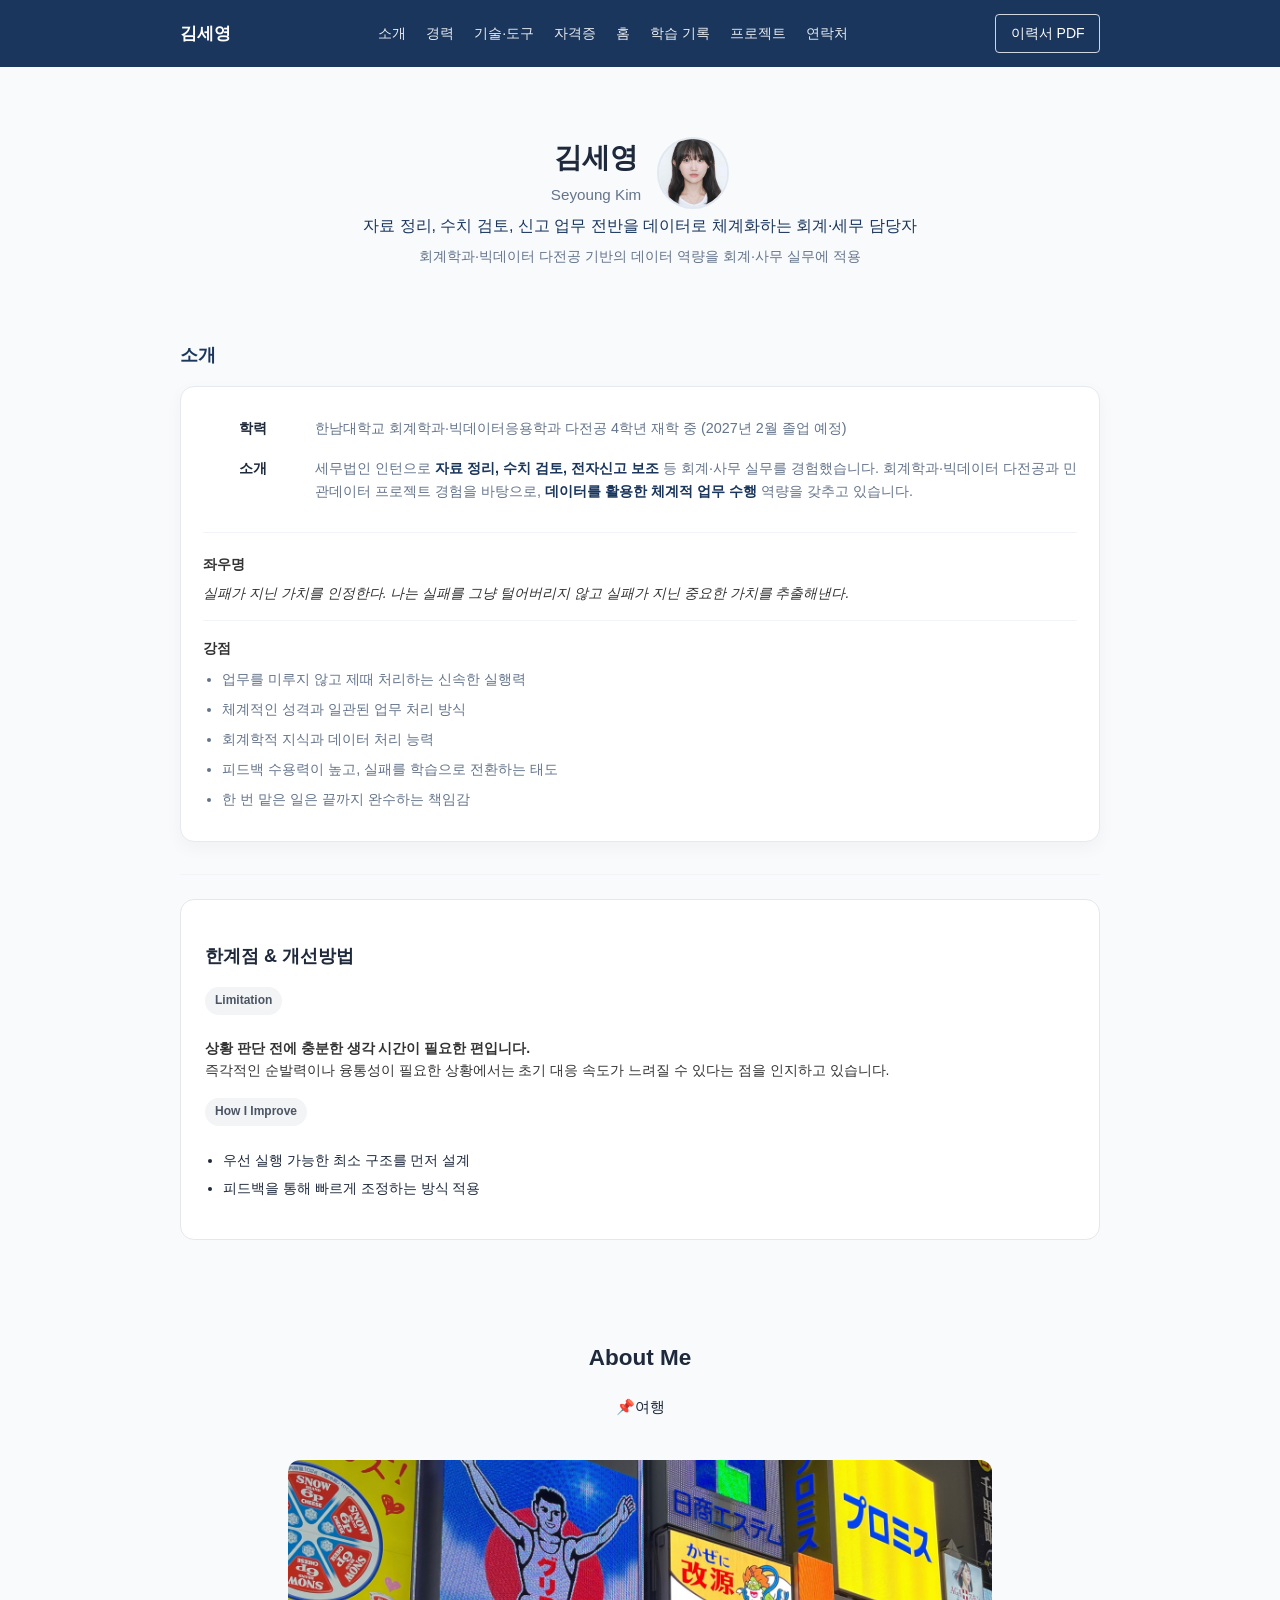
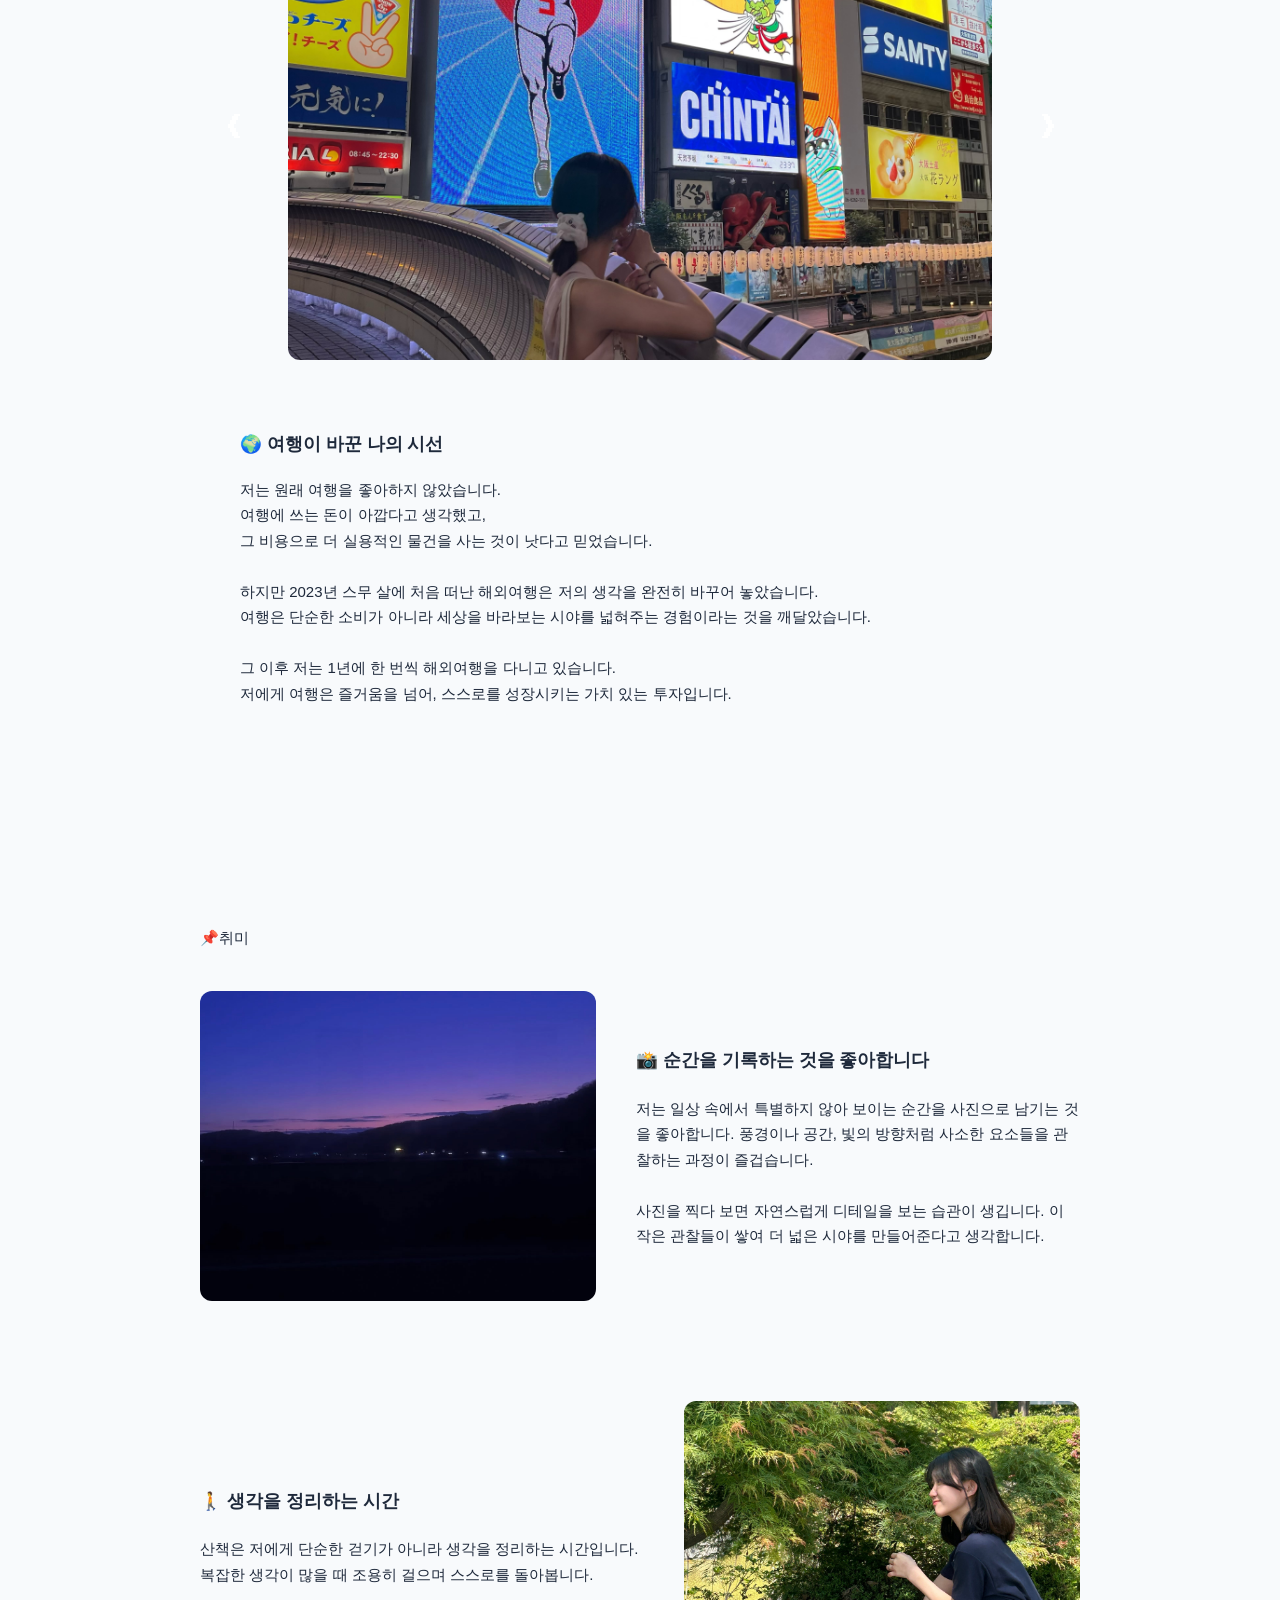
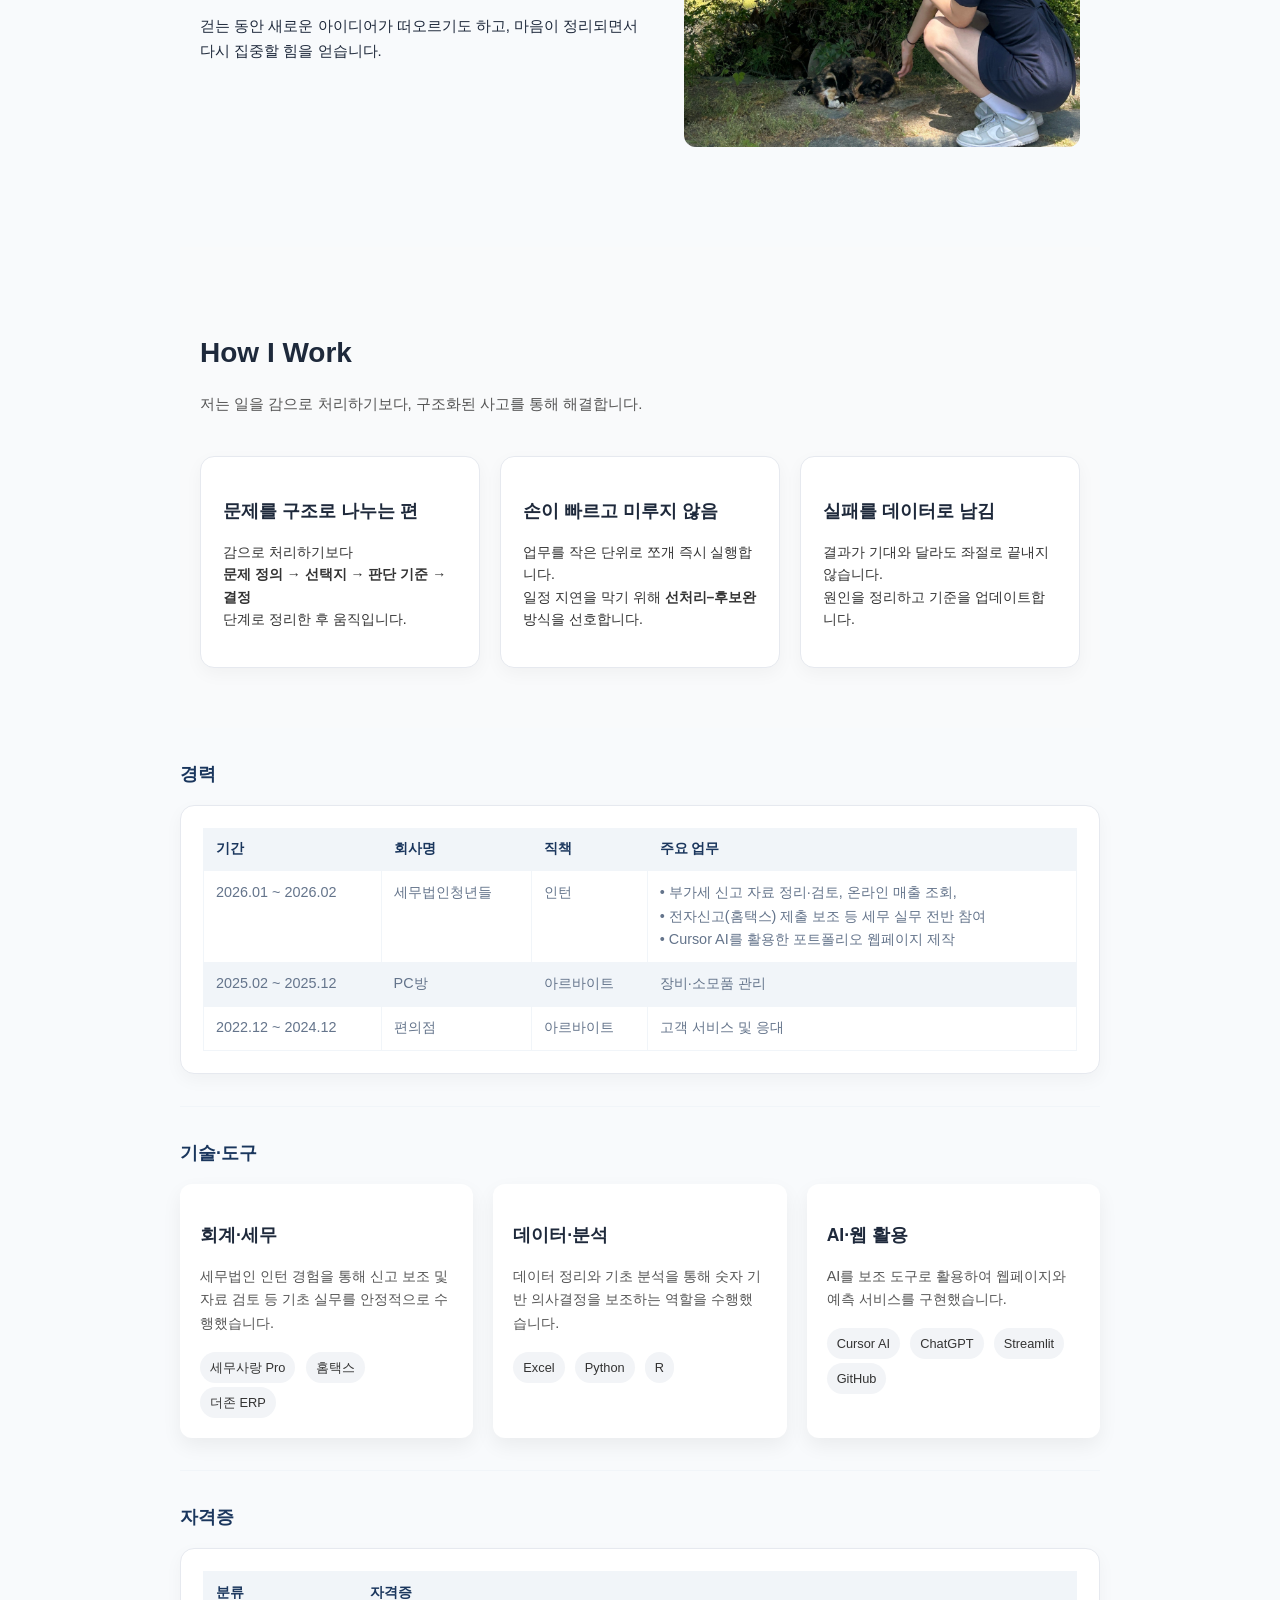
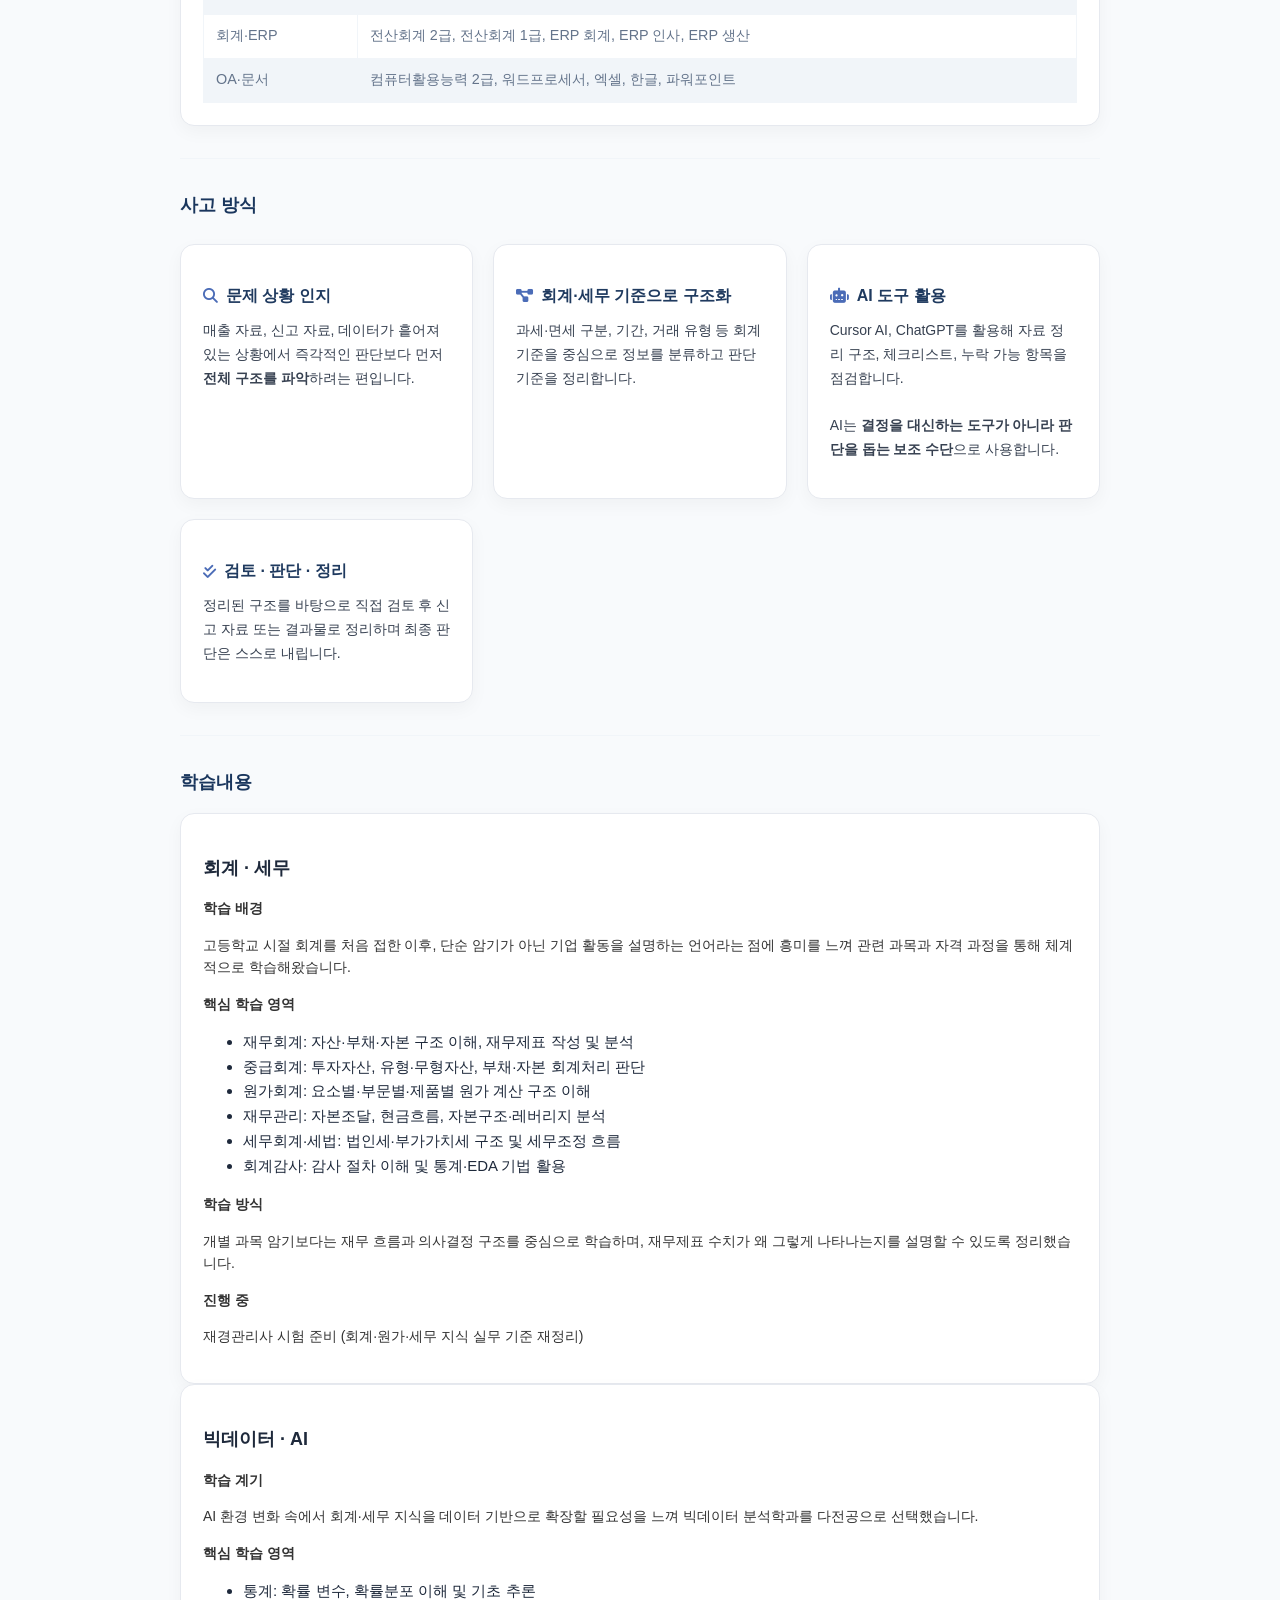
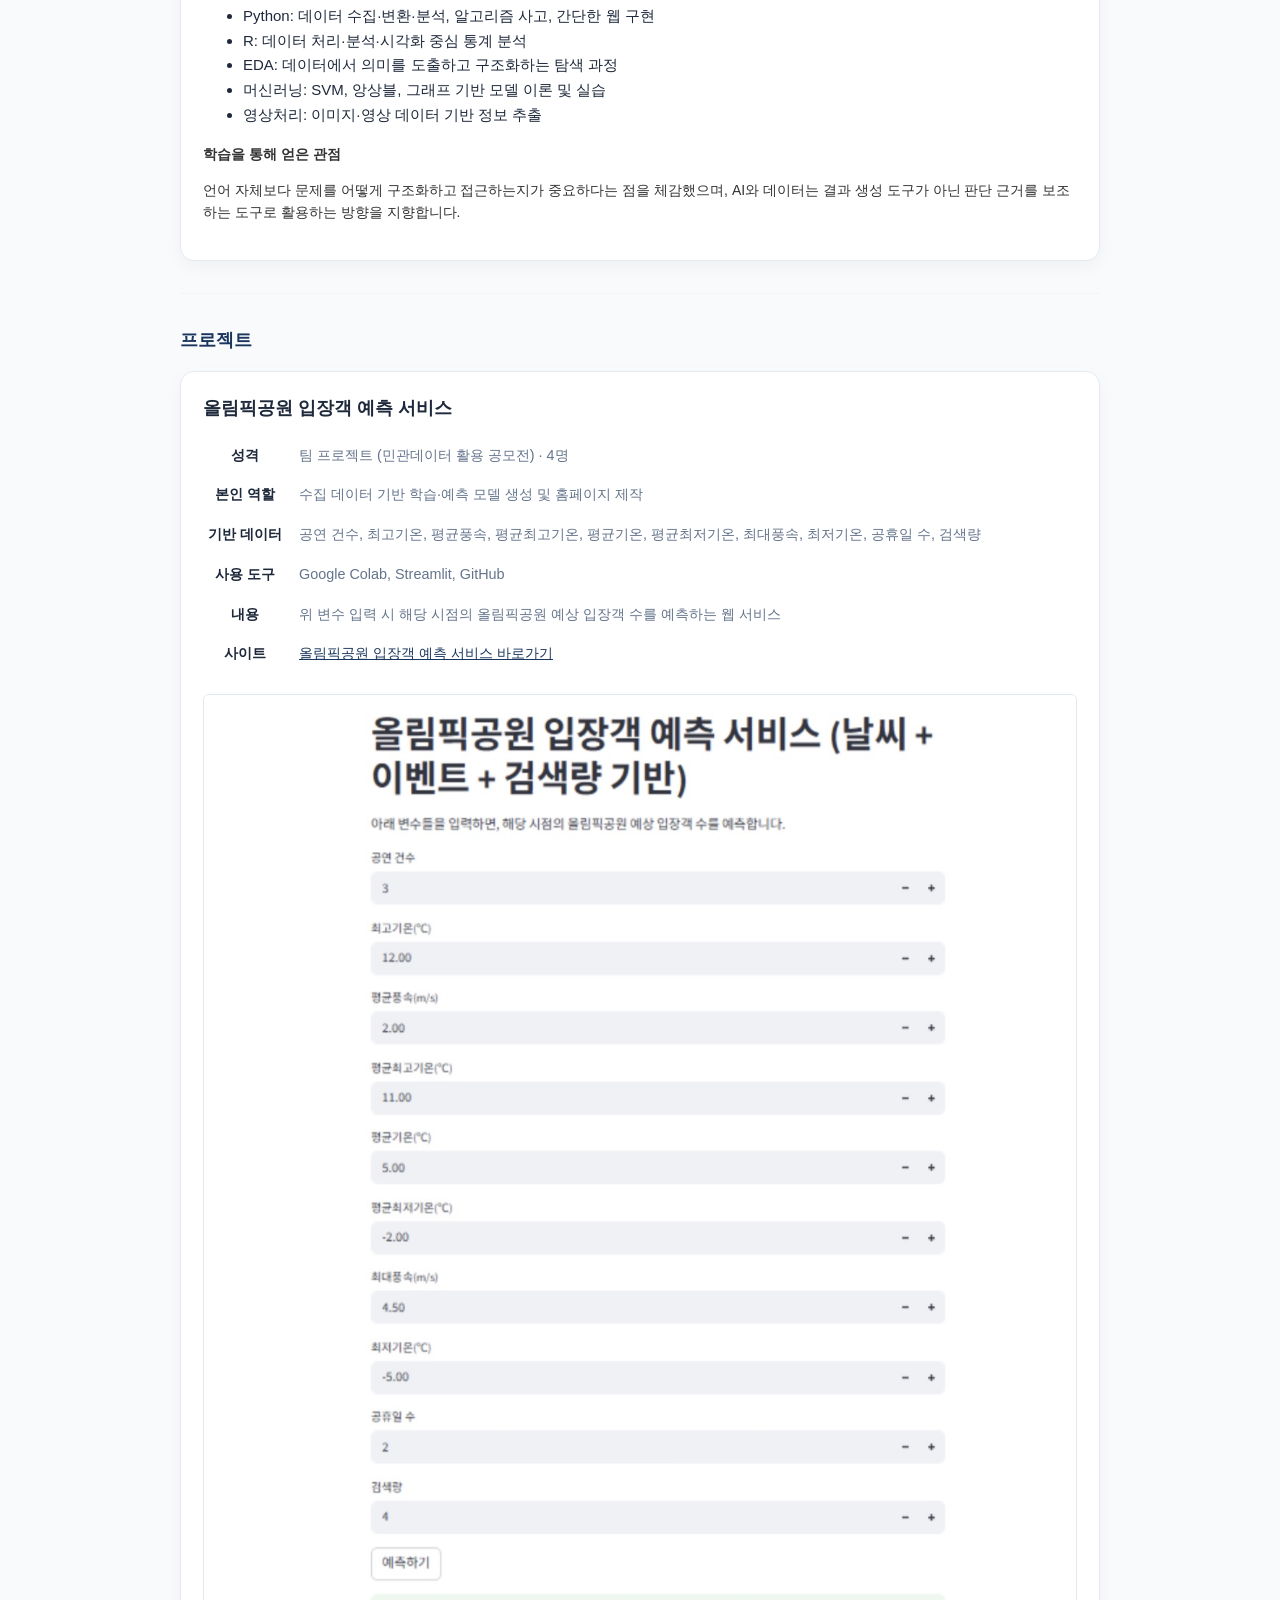
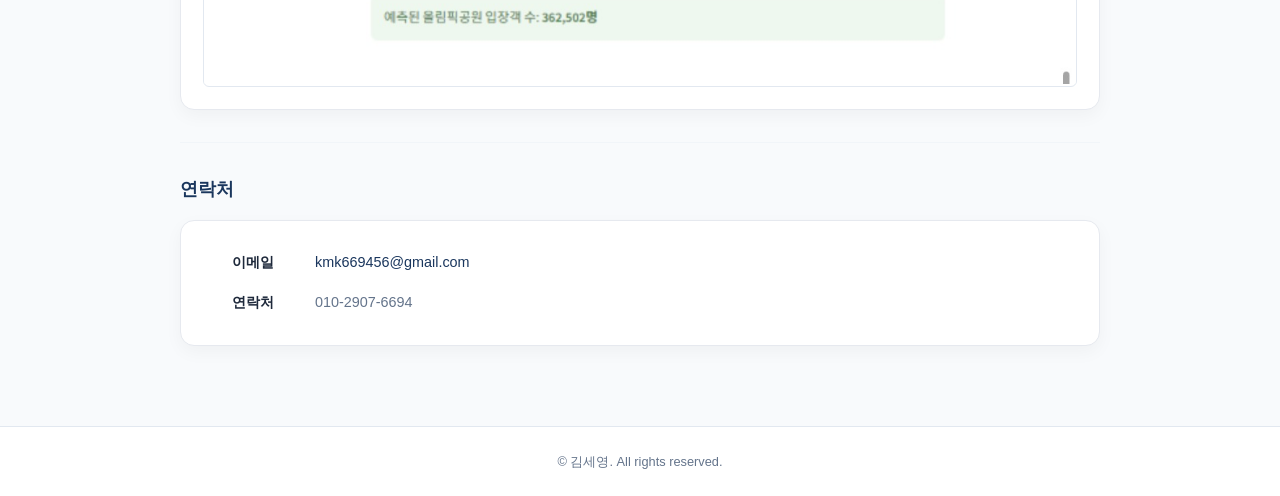
<file: index.html>
<!DOCTYPE html>
<html lang="ko">
<head>
  <meta charset="UTF-8">
  <meta name="viewport" content="width=device-width, initial-scale=1.0">
  <title>김세영 | 회계·세무 담당자</title>
  <link rel="stylesheet" href="css/style.css">
  <link rel="stylesheet" href="https://cdnjs.cloudflare.com/ajax/libs/font-awesome/6.5.1/css/all.min.css">
</head>
  
<body>
  <header class="header">
    <nav class="nav">
      <a href="#home" class="logo">김세영</a>
      <ul class="nav-list">
        <li><a href="#about">소개</a></li>
        <li><a href="#experience">경력</a></li>
        <li><a href="#skills">기술·도구</a></li>
        <li><a href="#certifications">자격증</a></li>
        <li><a href="index.html">홈</a></li>
        <li><a href="records.html">학습 기록</a></li>
        
        
        <li><a href="#project">프로젝트</a></li>
        <li><a href="#contact">연락처</a></li>
      </ul>
      <a href="이력서.pdf" class="btn-resume" download>이력서 PDF</a>
    </nav>
  </header>

  <main>
    <section id="home" class="hero">
      <div class="hero-heading-wrap">
        <div class="hero-text">
          <h1>김세영 <span class="sub">Seyoung Kim</span></h1>
        </div>
        <img src="assets/profile.png.jpg" alt="김세영" class="hero-photo">
      </div>
      <p class="tagline">자료 정리, 수치 검토, 신고 업무 전반을 데이터로 체계화하는 회계·세무 담당자</p>
      <p class="hero-sub">회계학과·빅데이터 다전공 기반의 데이터 역량을 회계·사무 실무에 적용</p>
    </section>

    
      </div>
    </section>
    
    <section id="about" class="section">
      <h2>소개</h2>
      <div class="card card-about">
        <table class="info-table">
          <tbody>
            <tr>
              <th>학력</th>
              <td>한남대학교 회계학과·빅데이터응용학과 다전공 4학년 재학 중 (2027년 2월 졸업 예정)</td>
            </tr>
            <tr>
              <th>소개</th>
              <td>세무법인 인턴으로 <span class="key-phrase">자료 정리, 수치 검토, 전자신고 보조</span> 등 회계·사무 실무를 경험했습니다. 회계학과·빅데이터 다전공과 민관데이터 프로젝트 경험을 바탕으로, <span class="key-phrase">데이터를 활용한 체계적 업무 수행</span> 역량을 갖추고 있습니다.</td>
            </tr>
          </tbody>
        </table>
        <div class="motto-block">
          <p class="motto-title">좌우명</p>
          <p class="motto">실패가 지닌 가치를 인정한다. 나는 실패를 그냥 털어버리지 않고 실패가 지닌 중요한 가치를 추출해낸다.</p>
        </div>
        <div class="strengths-block">
          <p class="strengths-title">강점</p>
          <ul class="strengths">
            <li>업무를 미루지 않고 제때 처리하는 신속한 실행력</li>
            <li>체계적인 성격과 일관된 업무 처리 방식</li>
            <li>회계학적 지식과 데이터 처리 능력</li>
            <li>피드백 수용력이 높고, 실패를 학습으로 전환하는 태도</li>
            <li>한 번 맡은 일은 끝까지 완수하는 책임감</li>
          </ul>
        </div>
      </div>
    </section>
    <div class="weakness-card">
      <h3>한계점 & 개선방법</h3>
    
      <div class="weakness-section">
        <span class="label">Limitation</span>
        <p>
          <strong>상황 판단 전에 충분한 생각 시간이 필요한 편입니다.</strong><br>
          즉각적인 순발력이나 융통성이 필요한 상황에서는
          초기 대응 속도가 느려질 수 있다는 점을 인지하고 있습니다.
        </p>
      </div>
    

      <div class="weakness-section">
        <span class="label">How I Improve</span>
        <ul>
          <li>우선 실행 가능한 최소 구조를 먼저 설계</li>
          <li>피드백을 통해 빠르게 조정하는 방식 적용</li>
        </ul>
      </div>
    </div>
    
    <section class="about-me">
  <h2>About Me</h2>
  <p>
    📌여행

  <div class="slider">
    <button class="prev">❮</button>

    <div class="slides">

      <!-- 여행 사진 1 -->
      <div class="slide active">
        <img src="필리핀1.jpg" alt="여행1">
      </div>

      <!-- 여행 사진 2 -->
      <div class="slide">
        <img src="오사카.jpg" alt="여행2">
      </div>

      <!-- 여행 사진 3 -->
      <div class="slide">
        <img src="상하이1.jpg" alt="여행3">
      </div>

      <!-- 여행 사진 4 -->
      <div class="slide">
        <img src="상하이2.jpg" alt="여행4">
      </div>
      <!-- 여행 사진 5 -->
      <div class="slide">
        <img src="도쿄1.jpg" alt="여행5">
      </div>
      <!-- 여행 사진 6 -->
      <div class="slide">
        <img src="도쿄2.jpg" alt="여행6">
      </div>

    </div>

    <button class="next">❯</button>
  </div>

  <!-- 여행 이야기 텍스트 -->
  <div class="travel-story">
    <h3>🌍 여행이 바꾼 나의 시선</h3>
    <p>
      저는 원래 여행을 좋아하지 않았습니다. <br>
      여행에 쓰는 돈이 아깝다고 생각했고,<br>
      그 비용으로 더 실용적인 물건을 사는 것이 낫다고 믿었습니다.
      <br><br>
      하지만 2023년 스무 살에 처음 떠난 해외여행은 저의 생각을 완전히 바꾸어 놓았습니다.<br>
      여행은 단순한 소비가 아니라 세상을 바라보는 시야를 넓혀주는 경험이라는 것을 깨달았습니다.
      <br><br>
      그 이후 저는 1년에 한 번씩 해외여행을 다니고 있습니다.<br>
저에게 여행은 즐거움을 넘어, 스스로를 성장시키는 가치 있는 투자입니다.
    </p>
  </div>

</section>

<!-- 취미 섹션 -->
<section class="hobby-section">
<p>
  📌취미
</p>
<br>
  <!-- 사진 취미 -->
  <div class="hobby-card">
    <img src="풍경.jpg" alt="사진 취미">
    <div class="hobby-text">
      <h3>📸 순간을 기록하는 것을 좋아합니다</h3>
      <p>
        저는 일상 속에서 특별하지 않아 보이는 순간을 사진으로 남기는 것을 좋아합니다.
        풍경이나 공간, 빛의 방향처럼 사소한 요소들을 관찰하는 과정이 즐겁습니다.
        <br><br>
        사진을 찍다 보면 자연스럽게 디테일을 보는 습관이 생깁니다.
        이 작은 관찰들이 쌓여 더 넓은 시야를 만들어준다고 생각합니다.
      </p>
    </div>
  </div>

  <!-- 산책 취미 -->
  <div class="hobby-card reverse">
    <img src="산책.jpg" alt="산책 취미">
    <div class="hobby-text">
      <h3>🚶 생각을 정리하는 시간</h3>
      <p>
        산책은 저에게 단순한 걷기가 아니라 생각을 정리하는 시간입니다.
        복잡한 생각이 많을 때 조용히 걸으며 스스로를 돌아봅니다.
        <br><br>
        걷는 동안 새로운 아이디어가 떠오르기도 하고,
        마음이 정리되면서 다시 집중할 힘을 얻습니다.
      </p>
    </div>
  </div>

</section>

    
    <section class="how-i-work">
      <h2>How I Work</h2>
      <p class="section-desc">
        저는 일을 감으로 처리하기보다, 구조화된 사고를 통해 해결합니다.
      </p>
    
      <div class="card-container">
        <div class="card">
          <h3>문제를 구조로 나누는 편</h3>
          <p>
            감으로 처리하기보다<br>
            <strong>문제 정의 → 선택지 → 판단 기준 → 결정</strong><br>
            단계로 정리한 후 움직입니다.
          </p>
        </div>
    
        <div class="card">
          <h3>손이 빠르고 미루지 않음</h3>
          <p>
            업무를 작은 단위로 쪼개 즉시 실행합니다.<br>
            일정 지연을 막기 위해 <strong>선처리–후보완</strong> 방식을 선호합니다.
          </p>
        </div>
    
        <div class="card">
          <h3>실패를 데이터로 남김</h3>
          <p>
            결과가 기대와 달라도 좌절로 끝내지 않습니다.<br>
            원인을 정리하고 기준을 업데이트합니다.
          </p>
        </div>
      </div>
    </section>
    
    <section id="experience" class="section">
      <h2>경력</h2>
      </div>
      
      <div class="card">
        <div class="table-wrap">
          <table class="data-table">
            <thead>
              <tr>
                <th>기간</th>
                <th>회사명</th>
                <th>직책</th>
                <th>주요 업무</th>
              </tr>
            </thead>
            <tbody>
              <tr>
                <td>2026.01 ~ 2026.02</td>
                <td>세무법인청년들</td>
                <td>인턴</td>
                <td>
                  • 부가세 신고 자료 정리·검토, 온라인 매출 조회,<br>
                  • 전자신고(홈택스) 제출 보조 등 세무 실무 전반 참여<br>
                  • Cursor AI를 활용한 포트폴리오 웹페이지 제작
                </td>
              </tr>
              <tr>
                <td>2025.02 ~ 2025.12</td>
                <td>PC방</td>
                <td>아르바이트</td>
                <td>장비·소모품 관리</td>
              </tr>
              <tr>
                <td>2022.12 ~ 2024.12</td>
                <td>편의점</td>
                <td>아르바이트</td>
                <td>고객 서비스 및 응대</td>
              </tr>
            </tbody>
          </table>
        </div>
      </div>
    </section>

    <section id="skills" class="section">
      <h2>기술·도구</h2>
    
      <div class="skill-grid">
    
        <div class="skill-card">
          <h3>회계·세무</h3>
          <p class="skill-desc">
            세무법인 인턴 경험을 통해 신고 보조 및 자료 검토 등
            기초 실무를 안정적으로 수행했습니다.
          </p>
          <div class="skill-tags">
            <span>세무사랑 Pro</span>
            <span>홈택스</span>
            <span>더존 ERP</span>
          </div>
        </div>
    
        <div class="skill-card">
          <h3>데이터·분석</h3>
          <p class="skill-desc">
            데이터 정리와 기초 분석을 통해
            숫자 기반 의사결정을 보조하는 역할을 수행했습니다.
          </p>
          <div class="skill-tags">
            <span>Excel</span>
            <span>Python</span>
            <span>R</span>
          </div>
        </div>
    
        <div class="skill-card">
          <h3>AI·웹 활용</h3>
          <p class="skill-desc">
            AI를 보조 도구로 활용하여
            웹페이지와 예측 서비스를 구현했습니다.
          </p>
          <div class="skill-tags">
            <span>Cursor AI</span>
            <span>ChatGPT</span>
            <span>Streamlit</span>
            <span>GitHub</span>
          </div>
        </div>
    
      </div>
    </section>
    
    <section id="certifications" class="section">
      <h2>자격증</h2>
      <div class="card">
        <div class="table-wrap">
          <table class="data-table cert-table">
            <thead>
              <tr>
                <th>분류</th>
                <th>자격증</th>
              </tr>
            </thead>
            <tbody>
              <tr>
                <td>회계·ERP</td>
                <td>전산회계 2급, 전산회계 1급, ERP 회계, ERP 인사, ERP 생산</td>
              </tr>
              <tr>
                <td>OA·문서</td>
                <td>컴퓨터활용능력 2급, 워드프로세서, 엑셀, 한글, 파워포인트</td>
              </tr>
            </tbody>
          </table>
        </div>
      </div>
    </section>
    <section id="thinking" class="section">
      <h2>사고 방식</h2>
    
      <div class="card-grid">
    
        <div class="thinking-card">
          <h3><i class="fa-solid fa-magnifying-glass"></i> 문제 상황 인지</h3>
          <p>
            매출 자료, 신고 자료, 데이터가 흩어져 있는 상황에서  
            즉각적인 판단보다 먼저 <strong>전체 구조를 파악</strong>하려는 편입니다.
          </p>
        </div>
    
        <div class="thinking-card">
          <h3><i class="fa-solid fa-diagram-project"></i> 회계·세무 기준으로 구조화</h3>
          <p>
            과세·면세 구분, 기간, 거래 유형 등  
            회계 기준을 중심으로 정보를 분류하고 판단 기준을 정리합니다.
          </p>
        </div>
    
        <div class="thinking-card">
          <h3><i class="fa-solid fa-robot"></i> AI 도구 활용</h3>
          <p>
            Cursor AI, ChatGPT를 활용해  
            자료 정리 구조, 체크리스트, 누락 가능 항목을 점검합니다.  
            <br><br>
            AI는 <strong>결정을 대신하는 도구가 아니라 판단을 돕는 보조 수단</strong>으로 사용합니다.
          </p>
        </div>
    
        <div class="thinking-card">
          <h3><i class="fa-solid fa-check-double"></i> 검토 · 판단 · 정리</h3>
          <p>
            정리된 구조를 바탕으로 직접 검토 후  
            신고 자료 또는 결과물로 정리하며 최종 판단은 스스로 내립니다.
          </p>
        </div>
    
      </div>
    </section>
    <section id="learning" class="section">
      <h2>학습내용</h2>
      
      <!-- 회계 카드 -->
      <div class="card">
        <h3>회계 · 세무</h3>
    
        <p><strong>학습 배경</strong></p>
        <p>
          고등학교 시절 회계를 처음 접한 이후, 단순 암기가 아닌
          기업 활동을 설명하는 언어라는 점에 흥미를 느껴
          관련 과목과 자격 과정을 통해 체계적으로 학습해왔습니다.
        </p>
    
        <p><strong>핵심 학습 영역</strong></p>
        <ul>
          <li>재무회계: 자산·부채·자본 구조 이해, 재무제표 작성 및 분석</li>
          <li>중급회계: 투자자산, 유형·무형자산, 부채·자본 회계처리 판단</li>
          <li>원가회계: 요소별·부문별·제품별 원가 계산 구조 이해</li>
          <li>재무관리: 자본조달, 현금흐름, 자본구조·레버리지 분석</li>
          <li>세무회계·세법: 법인세·부가가치세 구조 및 세무조정 흐름</li>
          <li>회계감사: 감사 절차 이해 및 통계·EDA 기법 활용</li>
        </ul>
    
        <p><strong>학습 방식</strong></p>
        <p>
          개별 과목 암기보다는 재무 흐름과 의사결정 구조를 중심으로 학습하며,
          재무제표 수치가 왜 그렇게 나타나는지를 설명할 수 있도록 정리했습니다.
        </p>
    
        <p><strong>진행 중</strong></p>
        <p>재경관리사 시험 준비 (회계·원가·세무 지식 실무 기준 재정리)</p>
      </div>
    
      <!-- 빅데이터 카드 -->
      <div class="card">
        <h3>빅데이터 · AI</h3>
    
        <p><strong>학습 계기</strong></p>
        <p>
          AI 환경 변화 속에서 회계·세무 지식을 데이터 기반으로 확장할 필요성을 느껴
          빅데이터 분석학과를 다전공으로 선택했습니다.
        </p>
    
        <p><strong>핵심 학습 영역</strong></p>
        <ul>
          <li>통계: 확률 변수, 확률분포 이해 및 기초 추론</li>
          <li>Python: 데이터 수집·변환·분석, 알고리즘 사고, 간단한 웹 구현</li>
          <li>R: 데이터 처리·분석·시각화 중심 통계 분석</li>
          <li>EDA: 데이터에서 의미를 도출하고 구조화하는 탐색 과정</li>
          <li>머신러닝: SVM, 앙상블, 그래프 기반 모델 이론 및 실습</li>
          <li>영상처리: 이미지·영상 데이터 기반 정보 추출</li>
        </ul>
    
        <p><strong>학습을 통해 얻은 관점</strong></p>
        <p>
          언어 자체보다 문제를 어떻게 구조화하고 접근하는지가 중요하다는 점을 체감했으며,
          AI와 데이터는 결과 생성 도구가 아닌 판단 근거를 보조하는 도구로 활용하는 방향을 지향합니다.
        </p>
        
        

    </section>

      
    <section id="project" class="section">
      <h2>프로젝트</h2>
      <article class="card project-card">
        <h3>올림픽공원 입장객 예측 서비스</h3>
  
        
        <table class="info-table project-meta-table">
          <tbody>
            <tr>
              <th>성격</th>
              <td>팀 프로젝트 (민관데이터 활용 공모전) · 4명</td>
            </tr>
            <tr>
              <th>본인 역할</th>
              <td>수집 데이터 기반 학습·예측 모델 생성 및 홈페이지 제작</td>
            </tr>
            <tr>
              <th>기반 데이터</th>
              <td>공연 건수, 최고기온, 평균풍속, 평균최고기온, 평균기온, 평균최저기온, 최대풍속, 최저기온, 공휴일 수, 검색량</td>
            </tr>
            <tr>
              <th>사용 도구</th>
              <td>Google Colab, Streamlit, GitHub</td>
            </tr>
            <tr>
              <th>내용</th>
              <td>위 변수 입력 시 해당 시점의 올림픽공원 예상 입장객 수를 예측하는 웹 서비스</td>
            </tr>
            <tr>
              <th>사이트</th>
              <td><a href="https://prediction2-zwuzvf9g2ftulpyz35qgpt.streamlit.app/" target="_blank" rel="noopener noreferrer" class="link-underline">올림픽공원 입장객 예측 서비스 바로가기</a></td>
            </tr>
          </tbody>
        </table>
        <div class="project-image-wrap">
          <img src="assets/olympic-park-prediction.png" alt="올림픽공원 입장객 예측 서비스 화면">
        </div>
      </article>
    </section>

    <section id="contact" class="section">
      <h2>연락처</h2>
      <div class="card">
        <table class="info-table">
          <tbody>
            <tr>
              <th>이메일</th>
              <td><a href="mailto:kmk669456@gmail.com">kmk669456@gmail.com</a></td>
            </tr>
            <tr>
              <th>연락처</th>
              <td>010-2907-6694</td>
            </tr>
          </tbody>
        </table>
      </div>
    </section>
  </main>

  <footer class="footer">
    <p>© 김세영. All rights reserved.</p>
  </footer>

  <script>
    fetch("https://script.google.com/macros/s/AKfycbzEXNNH_-zlzSt--ct_PhWHI3fEQ2sbYlKPixFhAPzFvvHSVwnjRZBHp_67m0GUFb6t1w/exec")
      .then(res => res.json())
      .then(data => {
        const board = document.getElementById("learning-board");
    
        data.reverse().forEach(item => {
          const row = document.createElement("tr");
    
          row.innerHTML = `
            <td>${item["날짜"]}</td>
            <td>${item["제목"]}</td>
            <td>${item["분류"]}</td>
            <td>${item["배운점"]}</td>
          `;
    
          board.appendChild(row);
        });
      });
    </script>
    
    
  <script src="js/script.js"></script>
  
    
</body>
</html>
</file>
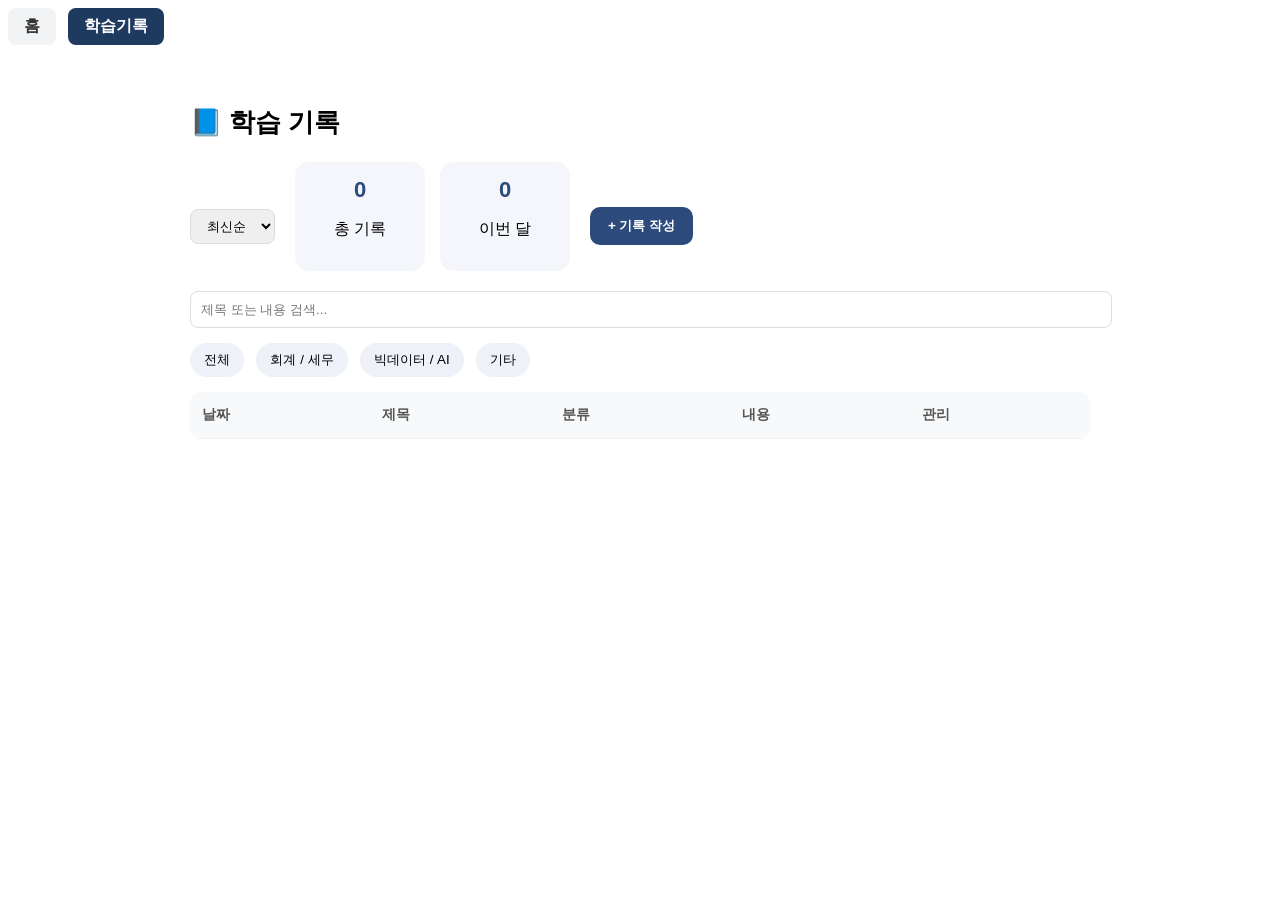
<file: records.html>
<!DOCTYPE html>
<html lang="ko">
<head>
  <meta charset="UTF-8" />
  <link rel="stylesheet" href="css/records.css">
</head>
<body>

  <div class="top-nav">
    <a href="index.html" class="nav-btn">홈</a>
    <a href="records.html" class="nav-btn active">학습기록</a>
  </div>
  

<section class="records-container">
  <div class="page-header">
    <h2>📘 학습 기록</h2>
  </div>
  
  <div class="record-controls">

    <select id="sort">
      <option value="latest">최신순</option>
      <option value="oldest">과거순</option>
    </select>
  
    <div class="stats">
      <div class="stat-box">
        <span class="num" id="totalCount">0</span>
        <p>총 기록</p>
      </div>
      <div class="stat-box">
        <span class="num" id="monthCount">0</span>
        <p>이번 달</p>
      </div>
     
    </div>

    <button id="writeBtn" type="button" class="write-btn">+ 기록 작성</button>

  </div>
  
      <input
  type="text"
  id="searchInput"
  placeholder="제목 또는 내용 검색..."
  class="search-box"
/>
<div class="category-filter">
  <button data-cat="all">전체</button>
  <button data-cat="회계 / 세무">회계 / 세무</button>
  <button data-cat="빅데이터 / AI">빅데이터 / AI</button>
  <button data-cat="기타">기타</button>
</div>

      
    </div>
  </div>
  <table class="record-table">
    <thead>
      <tr>
        <th>날짜</th>
        <th>제목</th>
        <th>분류</th>
        <th>내용</th>
        <th>관리</th>
      </tr>
    </thead>
    <tbody id="recordList"></tbody>
  </table>

 </section>


<script src="js/records.js"></script>

</body>
</html>
</file>
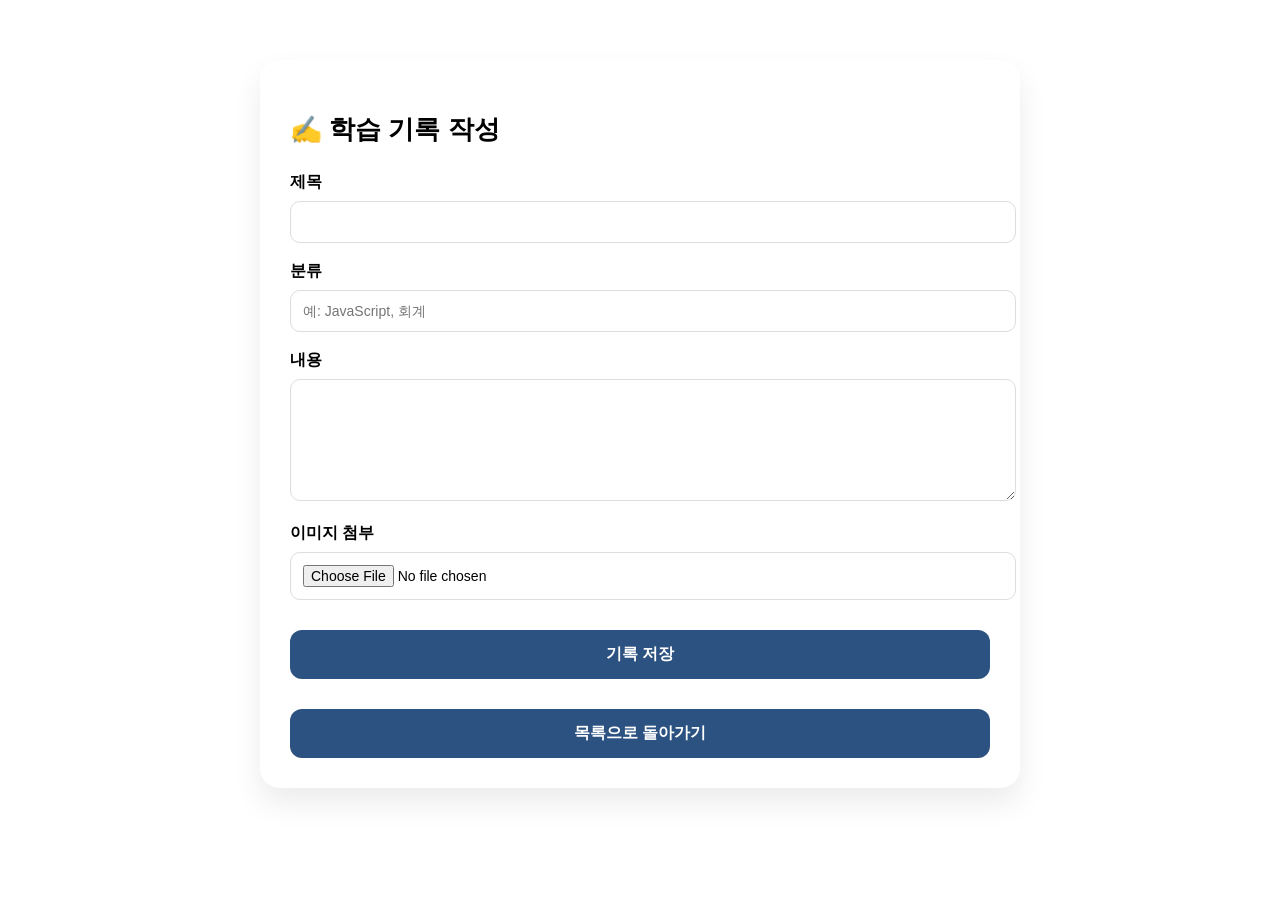
<file: write.html>
<!DOCTYPE html>
<html lang="ko">
<head>
  <meta charset="UTF-8">
  <title>학습 기록 작성</title>
  <link rel="stylesheet" href="css/write.css">
</head>
<body>

    <section class="write-container">
        <h1>✍️ 학습 기록 작성</h1>
      
        <form id="writeForm">
          <label>제목</label>
          <input type="text" id="title" required />
      
          <label>분류</label>
          <input type="text" id="category" placeholder="예: JavaScript, 회계" />
      
          <label>내용</label>
          <textarea id="content" rows="6" required></textarea>
      
          <label>이미지 첨부</label>
          <input type="file" id="image" accept="image/*" />
      
          <button type="submit">기록 저장</button>
          <div class="write-actions">
            
            <button type="button" id="backBtn" class="action-btn">
              목록으로 돌아가기
            </button>
            
          </div>
          
        </form>
      </section>
      
      <script src="js/write.js"></script>
      


</body>
</html>
</file>
<file: css/style.css>
/* 회계·세무 포지션용 — 네이비·화이트, 차분한 사무직 스타일 */

:root {
  --navy: #1a365d;
  --navy-light: #2c5282;
  --bg: #f8fafc;
  --bg-card: #fff;
  --text: #1e293b;
  --text-muted: #64748b;
  --border: #e2e8f0;
  --border-light: #f1f5f9;
  --accent: #1a365d;
  --th-bg: #f1f5f9;
}

* {
  box-sizing: border-box;
}

html {
  scroll-behavior: smooth;
}

body {
  margin: 0;
  font-family: "Malgun Gothic", "Apple SD Gothic Neo", sans-serif;
  font-size: 15px;
  line-height: 1.65;
  color: var(--text);
  background: var(--bg);
}

a {
  color: var(--accent);
  text-decoration: none;
}

a:hover {
  text-decoration: underline;
}

/* Header — 네이비 배경 */
.header {
  position: sticky;
  top: 0;
  z-index: 10;
  background: var(--navy);
  border-bottom: none;
}

.nav {
  max-width: 960px;
  margin: 0 auto;
  padding: 0.875rem 1.25rem;
  display: flex;
  align-items: center;
  justify-content: space-between;
  flex-wrap: wrap;
  gap: 0.75rem;
}

.logo {
  font-weight: 700;
  font-size: 1.05rem;
  color: #fff;
}

.nav-list {
  list-style: none;
  margin: 0;
  padding: 0;
  display: flex;
  gap: 1.25rem;
  flex-wrap: wrap;
}

.nav-list a {
  font-size: 0.9rem;
  color: rgba(255, 255, 255, 0.9);
}

.nav-list a:hover {
  color: #fff;
  text-decoration: none;
}

.btn-resume {
  padding: 0.45rem 0.9rem;
  font-size: 0.875rem;
  border: 1px solid rgba(255, 255, 255, 0.8);
  color: #fff;
  background: transparent;
  border-radius: 4px;
}

.btn-resume:hover {
  background: rgba(255, 255, 255, 0.15);
  color: #fff;
  text-decoration: none;
  border-color: #fff;
}

/* Main */
main {
  max-width: 960px;
  margin: 0 auto;
  padding: 1.75rem 1.25rem 3rem;
}

/* Hero */
.hero {
  padding: 2.5rem 0;
  text-align: center;
}

.hero-heading-wrap {
  display: flex;
  align-items: center;
  justify-content: center;
  gap: 1rem;
  flex-wrap: wrap;
  margin-bottom: 0.2rem;
}

.hero-text {
  text-align: center;
}

.hero-photo {
  width: 72px;
  height: 72px;
  object-fit: cover;
  border-radius: 50%;
  border: 2px solid var(--border);
}

.hero h1 {
  margin: 0 0 0.2rem;
  font-size: 1.75rem;
  font-weight: 700;
  color: var(--text);
}

.hero .sub {
  display: block;
  font-size: 0.95rem;
  font-weight: 400;
  color: var(--text-muted);
}

.tagline {
  margin: 0 0 0.35rem;
  font-size: 1rem;
  color: var(--navy);
  font-weight: 500;
}

.hero-sub {
  margin: 0;
  font-size: 0.9rem;
  color: var(--text-muted);
}

.hero-desc {
  margin: 0;
  font-size: 0.9rem;
  color: var(--text-muted);
}

/* 인사 담당자 가독용 — 핵심 문장 강조 */
.key-phrase {
  font-weight: 600;
  color: var(--navy);
}

/* Section */
.section {
  padding: 2rem 0;
  border-bottom: 1px solid var(--border-light);
}

.section:last-of-type {
  border-bottom: 0;
}

.section h2 {
  margin: 0 0 1rem;
  font-size: 1.1rem;
  font-weight: 600;
  color: var(--navy);
}

/* Card */
.card {
  background: var(--bg-card);
  border: 1px solid var(--border);
  border-radius: 6px;
  padding: 1.25rem 1.5rem;
  box-shadow: 0 1px 3px rgba(26, 54, 93, 0.06);
}

.card-about .motto-block {
  margin-top: 1.25rem;
  padding-top: 1.25rem;
  border-top: 1px solid var(--border-light);
}

.motto-title {
  margin: 0 0 0.4rem;
  font-size: 0.9rem;
  font-weight: 600;
  color: var(--text);
}

.motto {
  margin: 0;
  font-size: 0.9rem;
  line-height: 1.6;
  color: var(--text-muted);
  font-style: italic;
}

.card-about .strengths-block {
  margin-top: 1rem;
  padding-top: 1rem;
  border-top: 1px solid var(--border-light);
}

.strengths-title {
  margin: 0 0 0.5rem;
  font-size: 0.9rem;
  font-weight: 600;
  color: var(--text);
}

.strengths {
  margin: 0;
  padding-left: 1.2rem;
  color: var(--text-muted);
  font-size: 0.9rem;
}

.strengths li {
  margin-bottom: 0.4rem;
}

/* Table wrap (가로 스크롤 대비) */
.table-wrap {
  overflow-x: auto;
  -webkit-overflow-scrolling: touch;
}

/* 데이터 테이블 — 경력, 기술, 자격증 */
.data-table {
  width: 100%;
  border-collapse: collapse;
  font-size: 0.9rem;
}

.data-table th,
.data-table td {
  padding: 0.6rem 0.75rem;
  text-align: left;
  border: 1px solid var(--border-light);
  vertical-align: top;
}

.data-table thead th {
  background: var(--th-bg);
  font-weight: 600;
  color: var(--navy);
  font-size: 0.85rem;
}

.data-table tbody td {
  color: var(--text-muted);
}

.data-table tbody tr:nth-child(even) {
  background: var(--border-light);
}

/* 정보 테이블 — 소개, 프로젝트, 연락처 (th | td 2열) */
.info-table {
  width: 100%;
  border-collapse: collapse;
  font-size: 0.9rem;
}

.info-table th {
  width: 7rem;
  padding: 0.5rem 0.75rem 0.5rem 0;
  font-weight: 600;
  color: var(--text);
  vertical-align: top;
}

.info-table td {
  padding: 0.5rem 0;
  color: var(--text-muted);
}

.info-table a {
  color: var(--accent);
}

.link-underline {
  text-decoration: underline;
}

/* 자격증 테이블 — 2열만 */
.cert-table td {
  vertical-align: top;
}

/* Project card */
.project-card h3 {
  margin: 0 0 1rem;
  font-size: 1rem;
  font-weight: 600;
  color: var(--text);
}

.project-meta-table {
  margin-bottom: 0;
}

.project-meta-table th {
  width: 6rem;
}

.project-image-wrap {
  margin-top: 1.25rem;
  border: 1px solid var(--border);
  border-radius: 6px;
  overflow: hidden;
  background: var(--bg-card);
}

.project-image-wrap img {
  display: block;
  width: 100%;
  height: auto;
  max-width: 100%;
}

/* Footer */
.footer {
  text-align: center;
  padding: 1.5rem 1.25rem;
  border-top: 1px solid var(--border);
  font-size: 0.8rem;
  color: var(--text-muted);
  background: var(--bg-card);
}

.footer p {
  margin: 0;
}

/* 반응형 */
@media (max-width: 768px) {
  main {
    padding: 1.25rem 1rem 2.5rem;
  }

  .nav {
    padding: 0.75rem 1rem;
  }

  .nav-list {
    gap: 1rem;
  }

  .hero {
    padding: 1.75rem 0;
  }

  .hero h1 {
    font-size: 1.5rem;
  }

  .section {
    padding: 1.5rem 0;
  }

  .card {
    padding: 1rem 1rem;
  }

  .data-table th,
  .data-table td {
    padding: 0.5rem 0.6rem;
    font-size: 0.85rem;
  }

  /* 모바일에서 테이블 가독성: 4열 테이블은 셀 최소 너비 */
  .data-table {
    min-width: 480px;
  }

  .info-table th {
    width: 5.5rem;
    font-size: 0.85rem;
  }

  .info-table td {
    font-size: 0.85rem;
  }
}

@media (max-width: 480px) {
  .hero h1 {
    font-size: 1.35rem;
  }

  .tagline {
    font-size: 0.95rem;
  }
}
.how-i-work {
  padding: 60px 20px;
  background-color: #f9fafb;
  max-width: 1100px;
  margin: 0 auto;
}

.how-i-work h2 {
  font-size: 28px;
  font-weight: 700;
  margin-bottom: 10px;
}

.section-desc {
  color: #555;
  margin-bottom: 40px;
  font-size: 15px;
}

.card-container {
  display: grid;
  grid-template-columns: repeat(auto-fit, minmax(260px, 1fr));
  gap: 20px;
}

.card {
  background: #ffffff;
  border: 1px solid #e5e7eb;
  border-radius: 12px;
  padding: 24px;
  transition: transform 0.2s ease, box-shadow 0.2s ease;
}

.card:hover {
  transform: translateY(-4px);
  box-shadow: 0 8px 20px rgba(0, 0, 0, 0.08);
}

.card h3 {
  font-size: 18px;
  font-weight: 600;
  margin-bottom: 12px;
}

.card p {
  font-size: 14px;
  line-height: 1.6;
  color: #333;
}
.weakness-card {
  background: #ffffff;
  border: 1px solid #e5e7eb;
  border-radius: 14px;
  padding: 24px;
  margin-top: 24px;
}

.weakness-card h3 {
  font-size: 18px;
  font-weight: 600;
  margin-bottom: 16px;
}

.weakness-section {
  margin-bottom: 16px;
}

.label {
  display: inline-block;
  font-size: 12px;
  font-weight: 600;
  color: #4b5563;
  background-color: #f3f4f6;
  padding: 4px 10px;
  border-radius: 20px;
  margin-bottom: 8px;
}

.weakness-card p {
  font-size: 14px;
  line-height: 1.6;
  color: #333;
}

.weakness-card ul {
  padding-left: 18px;
}

.weakness-card li {
  font-size: 14px;
  line-height: 1.6;
  margin-bottom: 6px;
}
.card-grid {
  display: grid;
  grid-template-columns: repeat(auto-fit, minmax(240px, 1fr));
  gap: 20px;
  margin-top: 24px;
}

.thinking-card {
  background: #ffffff;
  border: 1px solid #e5e7eb;
  border-radius: 12px;
  padding: 20px;
  box-shadow: 0 4px 10px rgba(0, 0, 0, 0.03);
}

.thinking-card h3 {
  font-size: 16px;
  margin-bottom: 10px;
  color: #1f3a5f;
}

.thinking-card p {
  font-size: 14px;
  line-height: 1.6;
  color: #374151;
}
/* 카드 공통 고급 스타일 */
.card,
.thinking-card {
  background: #ffffff;
  border: 1px solid #e6e9ef;
  border-radius: 14px;
  padding: 22px;
  box-shadow: 0 6px 18px rgba(0, 0, 0, 0.04);
  transition: transform 0.2s ease, box-shadow 0.2s ease;
}

.card:hover,
.thinking-card:hover {
  transform: translateY(-3px);
  box-shadow: 0 10px 24px rgba(0, 0, 0, 0.06);
}

/* 카드 제목 */
.thinking-card h3 {
  display: flex;
  align-items: center;
  gap: 8px;
  font-size: 16px;
  font-weight: 600;
  color: #1f3a5f;
}

/* 아이콘 컬러 */
.thinking-card i {
  color: #4b6cb7;
  font-size: 15px;
}

/* 카드 본문 */
.thinking-card p {
  font-size: 14px;
  line-height: 1.7;
  color: #374151;
  margin-top: 8px;
}
.skill-grid {
  display: grid;
  grid-template-columns: repeat(auto-fit, minmax(260px, 1fr));
  gap: 20px;
}

.skill-card {
  background: #ffffff;
  border-radius: 12px;
  padding: 20px;
  box-shadow: 0 8px 20px rgba(0,0,0,0.06);
  transition: transform 0.2s ease;
}

.skill-card:hover {
  transform: translateY(-4px);
}

.skill-card h3 {
  margin-bottom: 10px;
  font-size: 1.1rem;
}

.skill-desc {
  font-size: 0.9rem;
  color: #555;
  margin-bottom: 12px;
}

.skill-tags span {
  display: inline-block;
  background: #f2f4f7;
  color: #333;
  font-size: 0.8rem;
  padding: 5px 10px;
  border-radius: 20px;
  margin: 4px 6px 0 0;
}
.learning-action {
  margin: 20px 0;
  text-align: right;
}

.learning-btn {
  display: inline-block;
  padding: 10px 18px;
  background: linear-gradient(135deg, #1f3a5f, #6366f1);
  color: white;
  border-radius: 8px;
  font-size: 14px;
  text-decoration: none;
  transition: 0.3s ease;
}

.learning-btn:hover {
  transform: translateY(-2px);
  box-shadow: 0 6px 18px #1f3a5f;
}

.learning-table {
  width: 100%;
  border-collapse: collapse;
  margin-top: 15px;
  font-size: 14px;
}

.learning-table th {
  background: #1f3a5f;
  color: white;
  padding: 12px;
  text-align: left;
}

.learning-table td {
  padding: 12px;
  border-bottom: 1px solid #e5e7eb;
}

.learning-table tr:hover {
  background: #f9fafb;
}

.board-container {
  width: 80%;
  margin: 40px auto;
}

.board-header {
  display: flex;
  justify-content: space-between;
  align-items: center;
}

.board-actions {
  display: flex;
  gap: 10px;
}

.board-table {
  width: 100%;
  margin-top: 20px;
  border-collapse: collapse;
}

.board-table th, .board-table td {
  padding: 14px;
  border-bottom: 1px solid #eee;
}

button {
  padding: 8px 14px;
  border: none;
  background: #5b6cff;
  color: white;
  border-radius: 6px;
  cursor: pointer;
}
.about-me {
  padding: 80px 20px;
  text-align: center;
}

.slider {
  position: relative;
  max-width: 900px;
  margin: 40px auto;
  overflow: hidden;
}

.slides {
  display: flex;
}

.slide {
  min-width: 100%;
  display: none;
  flex-direction: column;
  align-items: center;
}

.slide.active {
  display: flex;
}

.slide img {
  width: 80%;
  max-height: 450px;
  object-fit: cover;
  border-radius: 12px;
  margin-bottom: 30px;
}

.slide-text {
  width: 80%;
  text-align: left;
  line-height: 1.6;
}

.prev, .next {
  position: absolute;
  top: 40%;
  transform: translateY(-50%);
  font-size: 30px;
  background: none;
  border: none;
  cursor: pointer;
}

.prev {
  left: 10px;
}

.next {
  right: 10px;
}
.about-me {
  padding: 80px 20px;
  text-align: center;
}

.slider {
  position: relative;
  max-width: 900px;
  margin: 40px auto;
  overflow: hidden;
}

.slides {
  display: flex;
}

.slide {
  min-width: 100%;
  display: none;
  justify-content: center;
}

.slide.active {
  display: flex;
}

.slide img {
  width: 80%;
  max-height: 500px;
  object-fit: cover;
  border-radius: 12px;
}

.prev, .next {
  position: absolute;
  top: 50%;
  transform: translateY(-50%);
  font-size: 32px;
  background: none;
  border: none;
  cursor: pointer;
}

.prev { left: 10px; }
.next { right: 10px; }

.travel-story {
  max-width: 800px;
  margin: 40px auto;
  text-align: left;
  line-height: 1.7;
}
.hobby-section {
  max-width: 1000px;
  margin: 100px auto;
  padding: 0 20px;
}

.hobby-card {
  display: flex;
  align-items: center;
  margin-bottom: 100px;
  gap: 40px;
}

.hobby-card img {
  width: 45%;
  border-radius: 12px;
  object-fit: cover;
}

.hobby-text {
  width: 55%;
  line-height: 1.7;
}

.hobby-text h3 {
  margin-bottom: 20px;
}

/* 좌우 반전용 */
.hobby-card.reverse {
  flex-direction: row-reverse;
}

/* 모바일 대응 */
@media (max-width: 768px) {
  .hobby-card {
    flex-direction: column;
  }

  .hobby-card.reverse {
    flex-direction: column;
  }

  .hobby-card img,
  .hobby-text {
    width: 100%;
  }
}
</file>
<file: css/records.css>
.records-container {
    max-width: 900px;
    margin: 60px auto;
    padding: 0 20px;
    font-family: 'Pretendard', sans-serif;
  }
  
  .records-header {
    display: flex;
    justify-content: space-between;
    align-items: center;
    margin-bottom: 30px;
  }
  
  .records-header h1 {
    font-size: 26px;
    font-weight: 700;
  }
  
  .records-actions {
    display: flex;
    gap: 12px;
  }
  
  select {
    padding: 8px 12px;
    border-radius: 8px;
    border: 1px solid #ddd;
  }
  
  .write-btn {
    background: #1f3a5f;
    color: white;
    border: none;
    padding: 8px 14px;
    border-radius: 8px;
    font-weight: 600;
    cursor: pointer;
  }
  
  .write-btn:hover {
    background: #1f3a5f;
  }
  
  .record-list {
    display: grid;
    grid-template-columns: repeat(auto-fill, minmax(260px, 1fr));
    gap: 20px;
  }
  
  .record-card {
    background: white;
    border-radius: 16px;
    padding: 18px;
    box-shadow: 0 10px 20px rgba(0,0,0,0.06);
    transition: transform .2s;
  }
  
  .record-card:hover {
    transform: translateY(-4px);
  }
  
  .record-date {
    font-size: 12px;
    color: #888;
    margin-bottom: 6px;
  }
  
  .record-title {
    font-size: 17px;
    font-weight: 700;
    margin-bottom: 8px;
  }
  
  .record-category {
    font-size: 13px;
    color: #1f3a5f;
    margin-bottom: 10px;
  }
  
  .record-content {
    font-size: 14px;
    color: #444;
    line-height: 1.5;
  }
  
  .record-image {
    width: 100%;
    border-radius: 10px;
    margin-top: 12px;
  }
  

  .record-actions {
    display: flex;
    gap: 10px;
    margin-top: 12px;
  }
  
  .record-actions button {
    flex: 1;
    padding: 6px;
    border-radius: 8px;
    border: none;
    cursor: pointer;
    font-size: 13px;
  }
  
  .record-actions button:first-child {
    background: #e0e7ff;
  }
  
  .record-actions button:last-child {
    background: #fee2e2;
  }
  
  /* 상단 네비 */
.top-nav {
  display: flex;
  gap: 12px;
  margin-bottom: 24px;
}

.nav-btn {
  padding: 8px 16px;
  border-radius: 8px;
  background: #f1f3f5;
  color: #333;
  text-decoration: none;
  font-weight: 600;
}

.nav-btn.active {
  background: #1f3a5f;
  color: white;
}

/* 테이블 */
.record-table {
  width: 100%;
  border-collapse: collapse;
  background: white;
  border-radius: 12px;
  overflow: hidden;
}

.record-table thead {
  background: #f8f9fa;
}

.record-table th,
.record-table td {
  padding: 14px 12px;
  text-align: left;
  border-bottom: 1px solid #eee;
  font-size: 14px;
}

.record-table th {
  font-weight: 700;
  color: #555;
}

/* 버튼 */
.btn {
  padding: 6px 12px;
  border-radius: 6px;
  border: none;
  cursor: pointer;
  font-size: 13px;
}

.btn.edit {
  background: #e0e7ff;
  color: #1f3a5f;
}

.btn.delete {
  background: #fee2e2;
  color: #991b1b;
}

.action-buttons {
  display: flex;
  gap: 6px;
}
.action-btn {
  padding: 6px 12px;
  border-radius: 6px;
  border: none;
  font-size: 13px;
  cursor: pointer;
  transition: 0.2s;
  margin-right: 4px;
}

.edit-btn {
  background-color: #2c4b7c;
  color: white;
}

.delete-btn {
  background-color: #ef4444;
  color: white;
}

.action-btn:hover {
  opacity: 0.85;
  transform: translateY(-1px);
}
.stats {
  display: flex;
  gap: 20px;
  margin-bottom: 20px;
}

.stat-card {
  flex: 1;
  background: white;
  padding: 20px;
  border-radius: 12px;
  box-shadow: 0 3px 8px rgba(0,0,0,0.1);
  text-align: center;
}

.stat-card h3 {
  font-size: 28px;
  margin: 0;
  color: #2c4b7c;
}
.search-box {
  width: 100%;
  padding: 10px;
  margin-bottom: 15px;
  border-radius: 8px;
  border: 1px solid #ddd;
}
.category-filter {
  margin-bottom: 15px;
}

.category-filter button {
  margin-right: 8px;
  padding: 6px 12px;
  border: none;
  border-radius: 8px;
  background: #eef2ff;
  cursor: pointer;
}

.category-filter button:hover {
  background: #2c4b7c;
  color: white;
}
.page-header {
  margin-bottom: 20px;
}

.page-header h2 {
  font-size: 26px;
  font-weight: 700;
}

.record-controls {
  display: flex;
  align-items: center;
  gap: 20px;
  flex-wrap: wrap;
}

.stats {
  display: flex;
  gap: 15px;
}

.stat-box {
  background: #f4f6fb;
  padding: 15px 20px;
  border-radius: 14px;
  text-align: center;
  min-width: 90px;
}

.stat-box .num {
  font-size: 22px;
  font-weight: 700;
  color: #2c4b7c;
}

.category-filter button {
  display: inline-block;
  padding: 8px 14px;
  border-radius: 20px;
  border: none;
  background: #eef1f7;
  cursor: pointer;
}

.write-btn {
  background: #2c4b7c;
  color: white;
  padding: 10px 18px;
  border-radius: 10px;
  border: none;
  font-weight: 600;
  cursor: pointer;
}
.write-btn {
  position: relative;
  z-index: 999;
}
</file>
<file: css/write.css>
.write-container {
    max-width: 700px;
    margin: 60px auto;
    padding: 30px;
    background: white;
    border-radius: 20px;
    box-shadow: 0 15px 30px rgba(0,0,0,0.08);
    font-family: 'Pretendard', sans-serif;
  }
  
  .write-container h1 {
    font-size: 26px;
    margin-bottom: 25px;
  }
  
  label {
    font-weight: 600;
    margin-top: 18px;
    display: block;
  }
  
  input, textarea {
    width: 100%;
    margin-top: 8px;
    padding: 12px;
    border-radius: 10px;
    border: 1px solid #ddd;
    font-size: 14px;
  }
  
  textarea {
    resize: vertical;
  }
  
  button {
    margin-top: 30px;
    width: 100%;
    padding: 14px;
    background: #2c5282;
    color: white;
    border: none;
    border-radius: 12px;
    font-size: 16px;
    font-weight: 700;
    cursor: pointer;
  }
  
  button:hover {
    background: #4338ca;
  }
</file>
